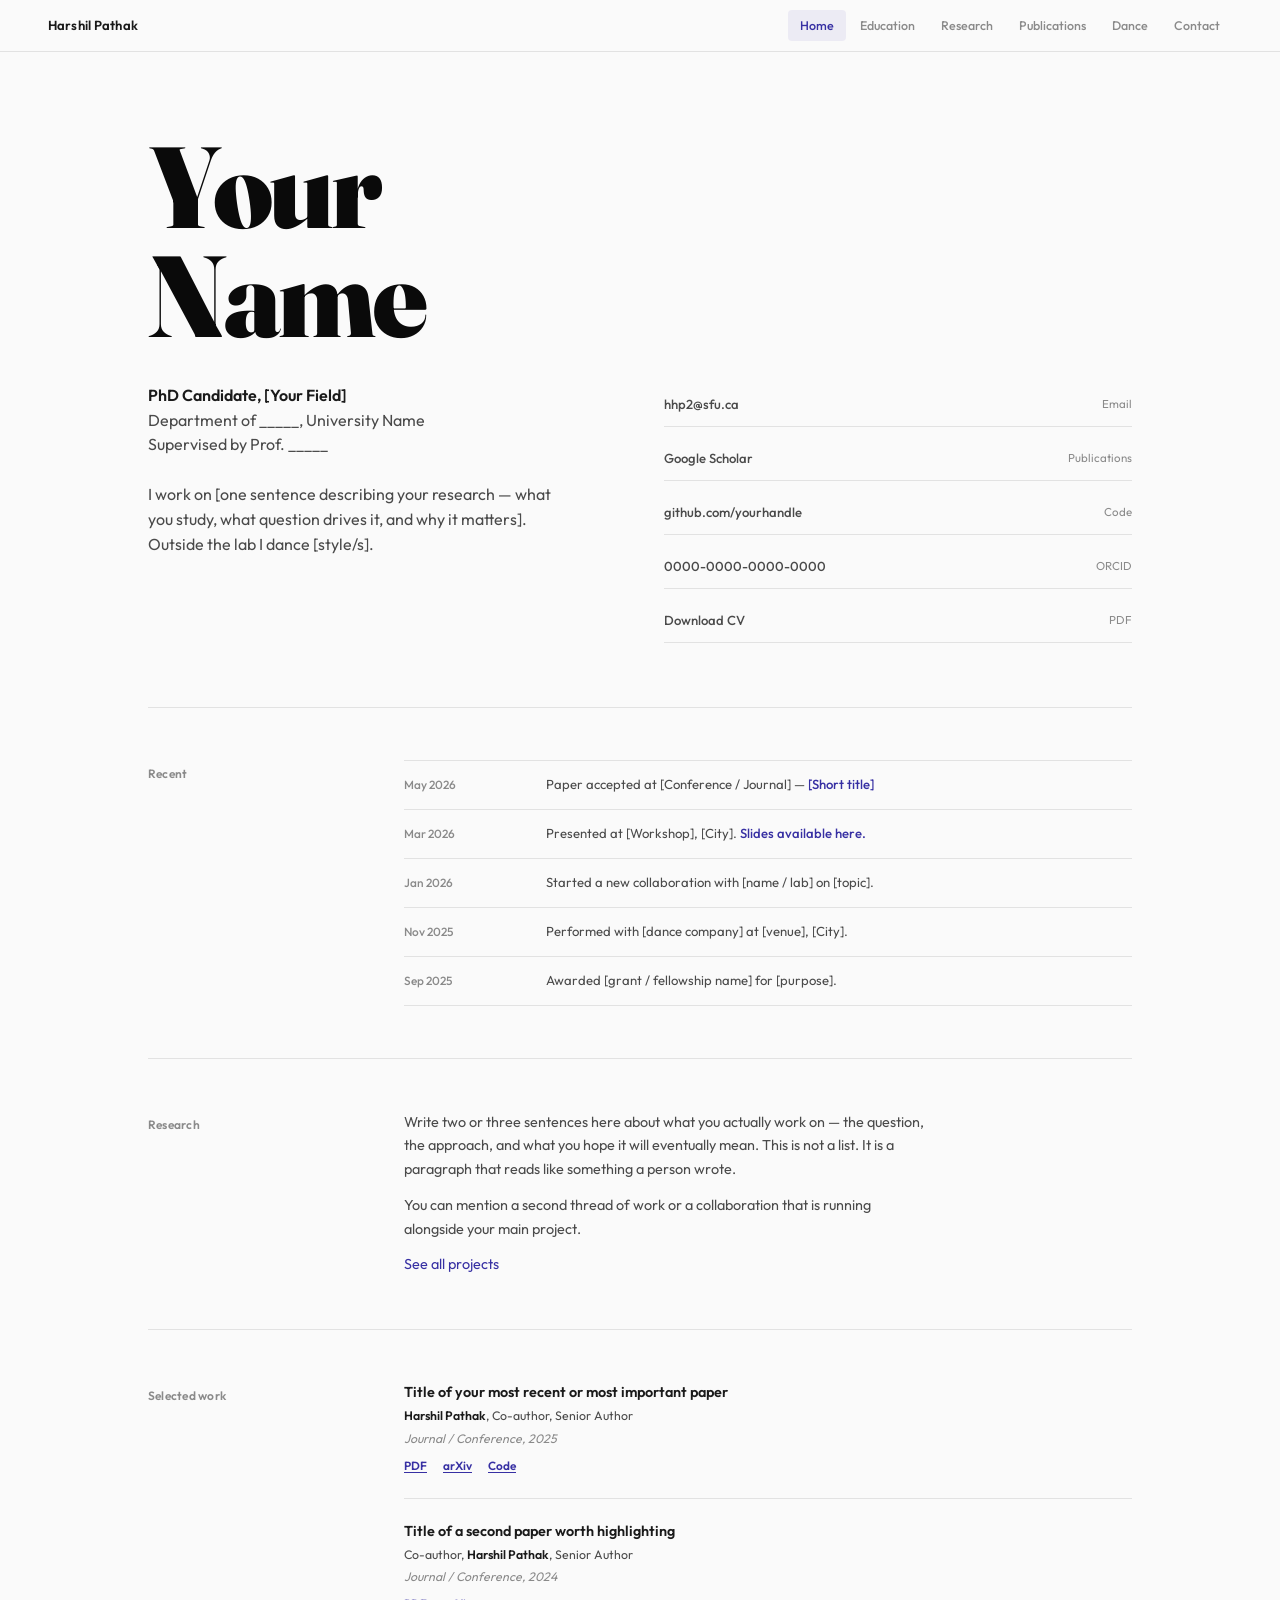
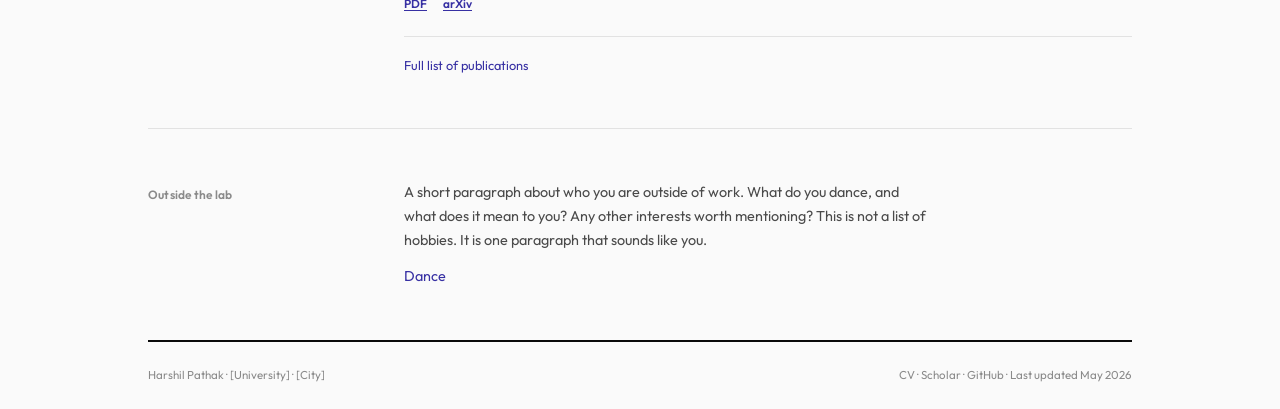
<file: index.html>
<!DOCTYPE html>
<html lang="en">
<head>
  <meta charset="UTF-8">
  <meta name="viewport" content="width=device-width, initial-scale=1.0">
  <title>Harshil Pathak</title>
  <link rel="preconnect" href="https://fonts.googleapis.com">
  <link href="https://fonts.googleapis.com/css2?family=Fraunces:opsz,wght@9..144,400;9..144,700;9..144,900&family=Outfit:wght@400;500;600&display=swap" rel="stylesheet">
  <link rel="stylesheet" href="css/style.css">
</head>
<body>

<nav class="topnav">
  <a class="nav-home" href="index.html">Harshil Pathak</a>
  <ul class="nav-links">
    <li><a href="index.html" class="active">Home</a></li>
    <li><a href="pages/education.html">Education</a></li>
    <li><a href="pages/research.html">Research</a></li>
    <li><a href="pages/publications.html">Publications</a></li>
    <li><a href="pages/dance.html">Dance</a></li>
    <li><a href="pages/contact.html">Contact</a></li>
  </ul>
  <button class="hamburger" onclick="toggleMenu()" aria-label="Open menu">
    <span></span><span></span><span></span>
  </button>
</nav>
<div class="mob-menu" id="mob">
  <a href="index.html">Home</a>
  <a href="pages/education.html">Education</a>
  <a href="pages/research.html">Research</a>
  <a href="pages/publications.html">Publications</a>
  <a href="pages/dance.html">Dance</a>
  <a href="pages/contact.html">Contact</a>
</div>

<div class="page">

  <!-- HERO -->
  <section class="hero">
    <div class="hero-name">Your<br>Name</div>
    <div class="hero-grid">
      <div>
        <p class="hero-role">
          <strong>PhD Candidate, [Your Field]</strong><br>
          Department of _____, University Name<br>
          Supervised by Prof. _____<br><br>
          I work on [one sentence describing your research — what you
          study, what question drives it, and why it matters].
          Outside the lab I dance [style/s].
        </p>
      </div>
      <div class="hero-links">
        <a class="hero-link" href="mailto:hhp2@sfu.ca">
          hhp2@sfu.ca
          <span class="hero-link-label">Email</span>
        </a>
        <a class="hero-link" href="https://scholar.google.com" target="_blank">
          Google Scholar
          <span class="hero-link-label">Publications</span>
        </a>
        <a class="hero-link" href="https://github.com/yourhandle" target="_blank">
          github.com/yourhandle
          <span class="hero-link-label">Code</span>
        </a>
        <a class="hero-link" href="https://orcid.org/0000-0000-0000-0000" target="_blank">
          0000-0000-0000-0000
          <span class="hero-link-label">ORCID</span>
        </a>
        <a class="hero-link" href="files/cv.pdf" target="_blank">
          Download CV
          <span class="hero-link-label">PDF</span>
        </a>
      </div>
    </div>
  </section>

  <!-- NEWS -->
  <div class="home-block">
    <div class="home-block-label">Recent</div>
    <div class="home-block-body">
      <div class="news-strip">
        <div class="news-row">
          <span class="news-date">May 2026</span>
          <span class="news-text">Paper accepted at [Conference / Journal] —
            <a href="pages/publications.html">[Short title]</a>
          </span>
        </div>
        <div class="news-row">
          <span class="news-date">Mar 2026</span>
          <span class="news-text">Presented at [Workshop], [City].
            <a href="#">Slides available here.</a>
          </span>
        </div>
        <div class="news-row">
          <span class="news-date">Jan 2026</span>
          <span class="news-text">
            Started a new collaboration with [name / lab] on [topic].
          </span>
        </div>
        <div class="news-row">
          <span class="news-date">Nov 2025</span>
          <span class="news-text">
            Performed with [dance company] at [venue], [City].
          </span>
        </div>
        <div class="news-row">
          <span class="news-date">Sep 2025</span>
          <span class="news-text">
            Awarded [grant / fellowship name] for [purpose].
          </span>
        </div>
      </div>
    </div>
  </div>

  <!-- RESEARCH SNAPSHOT -->
  <div class="home-block">
    <div class="home-block-label">Research</div>
    <div class="home-block-body">
      <p>
        Write two or three sentences here about what you actually work on —
        the question, the approach, and what you hope it will eventually mean.
        This is not a list. It is a paragraph that reads like something a
        person wrote.
      </p>
      <p>
        You can mention a second thread of work or a collaboration that is
        running alongside your main project.
      </p>
      <p><a href="pages/research.html">See all projects</a></p>
    </div>
  </div>

  <!-- SELECTED PUBS -->
  <div class="home-block">
    <div class="home-block-label">Selected work</div>
    <div class="home-block-body">

      <div class="pub" style="padding-top:0">
        <div class="pub-title">Title of your most recent or most important paper</div>
        <div class="pub-authors"><b>Harshil Pathak</b>, Co-author, Senior Author</div>
        <div class="pub-venue">Journal / Conference, 2025</div>
        <div class="links" style="margin-top:8px">
          <a href="#">PDF</a><a href="#">arXiv</a><a href="#">Code</a>
        </div>
      </div>

      <div class="pub">
        <div class="pub-title">Title of a second paper worth highlighting</div>
        <div class="pub-authors">Co-author, <b>Harshil Pathak</b>, Senior Author</div>
        <div class="pub-venue">Journal / Conference, 2024</div>
        <div class="links" style="margin-top:8px">
          <a href="#">PDF</a><a href="#">arXiv</a>
        </div>
      </div>

      <p style="font-size:.8rem;color:var(--ink3);margin-top:18px">
        <a href="pages/publications.html">Full list of publications</a>
      </p>

    </div>
  </div>

  <!-- ABOUT / OUTSIDE THE LAB -->
  <div class="home-block" style="border-bottom:none">
    <div class="home-block-label">Outside the lab</div>
    <div class="home-block-body">
      <p>
        A short paragraph about who you are outside of work. What do you
        dance, and what does it mean to you? Any other interests worth
        mentioning? This is not a list of hobbies. It is one paragraph that
        sounds like you.
      </p>
      <p><a href="pages/dance.html">Dance</a></p>
    </div>
  </div>

</div>

<div class="page">
  <footer>
    <span>Harshil Pathak · [University] · [City]</span>
    <span>
      <a href="files/cv.pdf" target="_blank">CV</a> ·
      <a href="https://scholar.google.com" target="_blank">Scholar</a> ·
      <a href="https://github.com/yourhandle" target="_blank">GitHub</a> ·
      Last updated May 2026
    </span>
  </footer>
</div>

<script>
  function toggleMenu() {
    document.getElementById('mob').classList.toggle('open');
  }
</script>
</body>
</html>
</file>
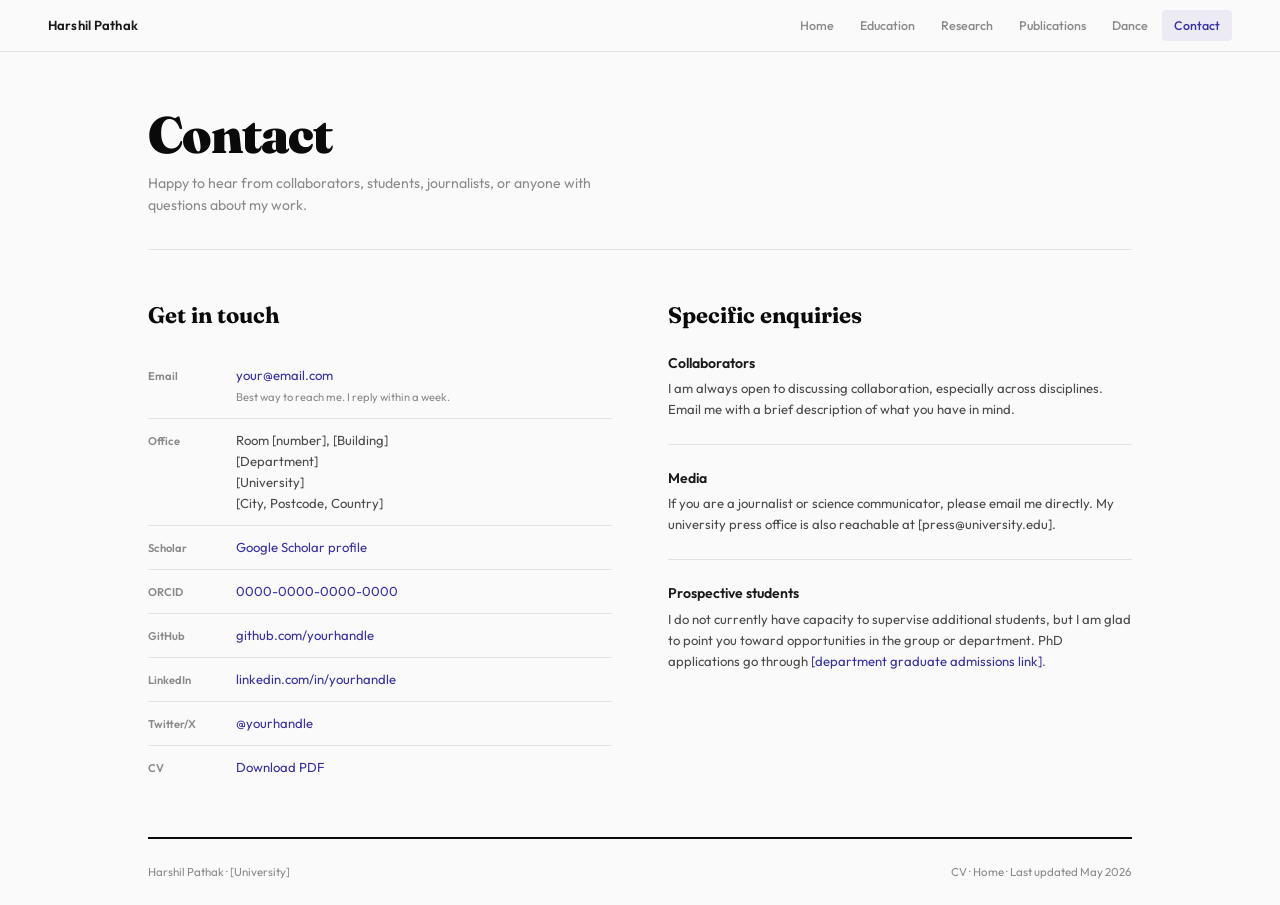
<file: pages/contact.html>
<!DOCTYPE html>
<html lang="en">
<head>
  <meta charset="UTF-8">
  <meta name="viewport" content="width=device-width, initial-scale=1.0">
  <title>Contact — Harshil Pathak</title>
  <link rel="preconnect" href="https://fonts.googleapis.com">
  <link href="https://fonts.googleapis.com/css2?family=Fraunces:opsz,wght@9..144,700;9..144,900&family=Outfit:wght@400;500;600&display=swap" rel="stylesheet">
  <link rel="stylesheet" href="../css/style.css">
</head>
<body>

<nav class="topnav">
  <a class="nav-home" href="../index.html">Harshil Pathak</a>
  <ul class="nav-links">
    <li><a href="../index.html">Home</a></li>
    <li><a href="education.html">Education</a></li>
    <li><a href="research.html">Research</a></li>
    <li><a href="publications.html">Publications</a></li>
    <li><a href="dance.html">Dance</a></li>
    <li><a href="contact.html" class="active">Contact</a></li>
  </ul>
  <button class="hamburger" onclick="toggleMenu()" aria-label="Open menu">
    <span></span><span></span><span></span>
  </button>
</nav>
<div class="mob-menu" id="mob">
  <a href="../index.html">Home</a>
  <a href="education.html">Education</a>
  <a href="research.html">Research</a>
  <a href="publications.html">Publications</a>
  <a href="dance.html">Dance</a>
  <a href="contact.html">Contact</a>
</div>

<div class="page">

  <div class="section-head">
    <h1>Contact</h1>
    <p>
      Happy to hear from collaborators, students, journalists, or anyone
      with questions about my work.
    </p>
  </div>

  <div class="contact-split">

    <!-- LEFT: contact details -->
    <div>
      <h2>Get in touch</h2>

      <div class="contact-item">
        <span class="c-label">Email</span>
        <span class="c-val">
          <a href="mailto:your@email.com">your@email.com</a><br>
          <span style="font-size:.7rem;color:var(--ink3)">
            Best way to reach me. I reply within a week.
          </span>
        </span>
      </div>

      <div class="contact-item">
        <span class="c-label">Office</span>
        <span class="c-val">
          Room [number], [Building]<br>
          [Department]<br>
          [University]<br>
          [City, Postcode, Country]
        </span>
      </div>

      <div class="contact-item">
        <span class="c-label">Scholar</span>
        <span class="c-val">
          <a href="https://scholar.google.com" target="_blank">Google Scholar profile</a>
        </span>
      </div>

      <div class="contact-item">
        <span class="c-label">ORCID</span>
        <span class="c-val">
          <a href="https://orcid.org/0000-0000-0000-0000" target="_blank">0000-0000-0000-0000</a>
        </span>
      </div>

      <div class="contact-item">
        <span class="c-label">GitHub</span>
        <span class="c-val">
          <a href="https://github.com/yourhandle" target="_blank">github.com/yourhandle</a>
        </span>
      </div>

      <div class="contact-item">
        <span class="c-label">LinkedIn</span>
        <span class="c-val">
          <a href="https://linkedin.com/in/yourhandle" target="_blank">linkedin.com/in/yourhandle</a>
        </span>
      </div>

      <div class="contact-item">
        <span class="c-label">Twitter/X</span>
        <span class="c-val">
          <a href="https://twitter.com/yourhandle" target="_blank">@yourhandle</a>
        </span>
      </div>

      <div class="contact-item">
        <span class="c-label">CV</span>
        <span class="c-val">
          <a href="../files/cv.pdf" target="_blank">Download PDF</a>
        </span>
      </div>

    </div>

    <!-- RIGHT: for specific audiences -->
    <div>
      <h2>Specific enquiries</h2>

      <div class="entry" style="padding-top:0">
        <div class="entry-title" style="font-size:.88rem">Collaborators</div>
        <div class="entry-desc" style="margin-top:6px;font-size:.82rem;color:var(--ink2)">
          I am always open to discussing collaboration, especially across
          disciplines. Email me with a brief description of what you have
          in mind.
        </div>
      </div>

      <div class="entry">
        <div class="entry-title" style="font-size:.88rem">Media</div>
        <div class="entry-desc" style="margin-top:6px;font-size:.82rem;color:var(--ink2)">
          If you are a journalist or science communicator, please email me
          directly. My university press office is also reachable at
          [press@university.edu].
        </div>
      </div>

      <div class="entry">
        <div class="entry-title" style="font-size:.88rem">Prospective students</div>
        <div class="entry-desc" style="margin-top:6px;font-size:.82rem;color:var(--ink2)">
          I do not currently have capacity to supervise additional students,
          but I am glad to point you toward opportunities in the group or
          department. PhD applications go through
          <a href="#">[department graduate admissions link]</a>.
        </div>
      </div>

    </div>

  </div>

  <footer>
    <span>Harshil Pathak · [University]</span>
    <span>
      <a href="../files/cv.pdf" target="_blank">CV</a> ·
      <a href="../index.html">Home</a> ·
      Last updated May 2026
    </span>
  </footer>

</div>

<script>
  function toggleMenu() {
    document.getElementById('mob').classList.toggle('open');
  }
</script>
</body>
</html>
</file>
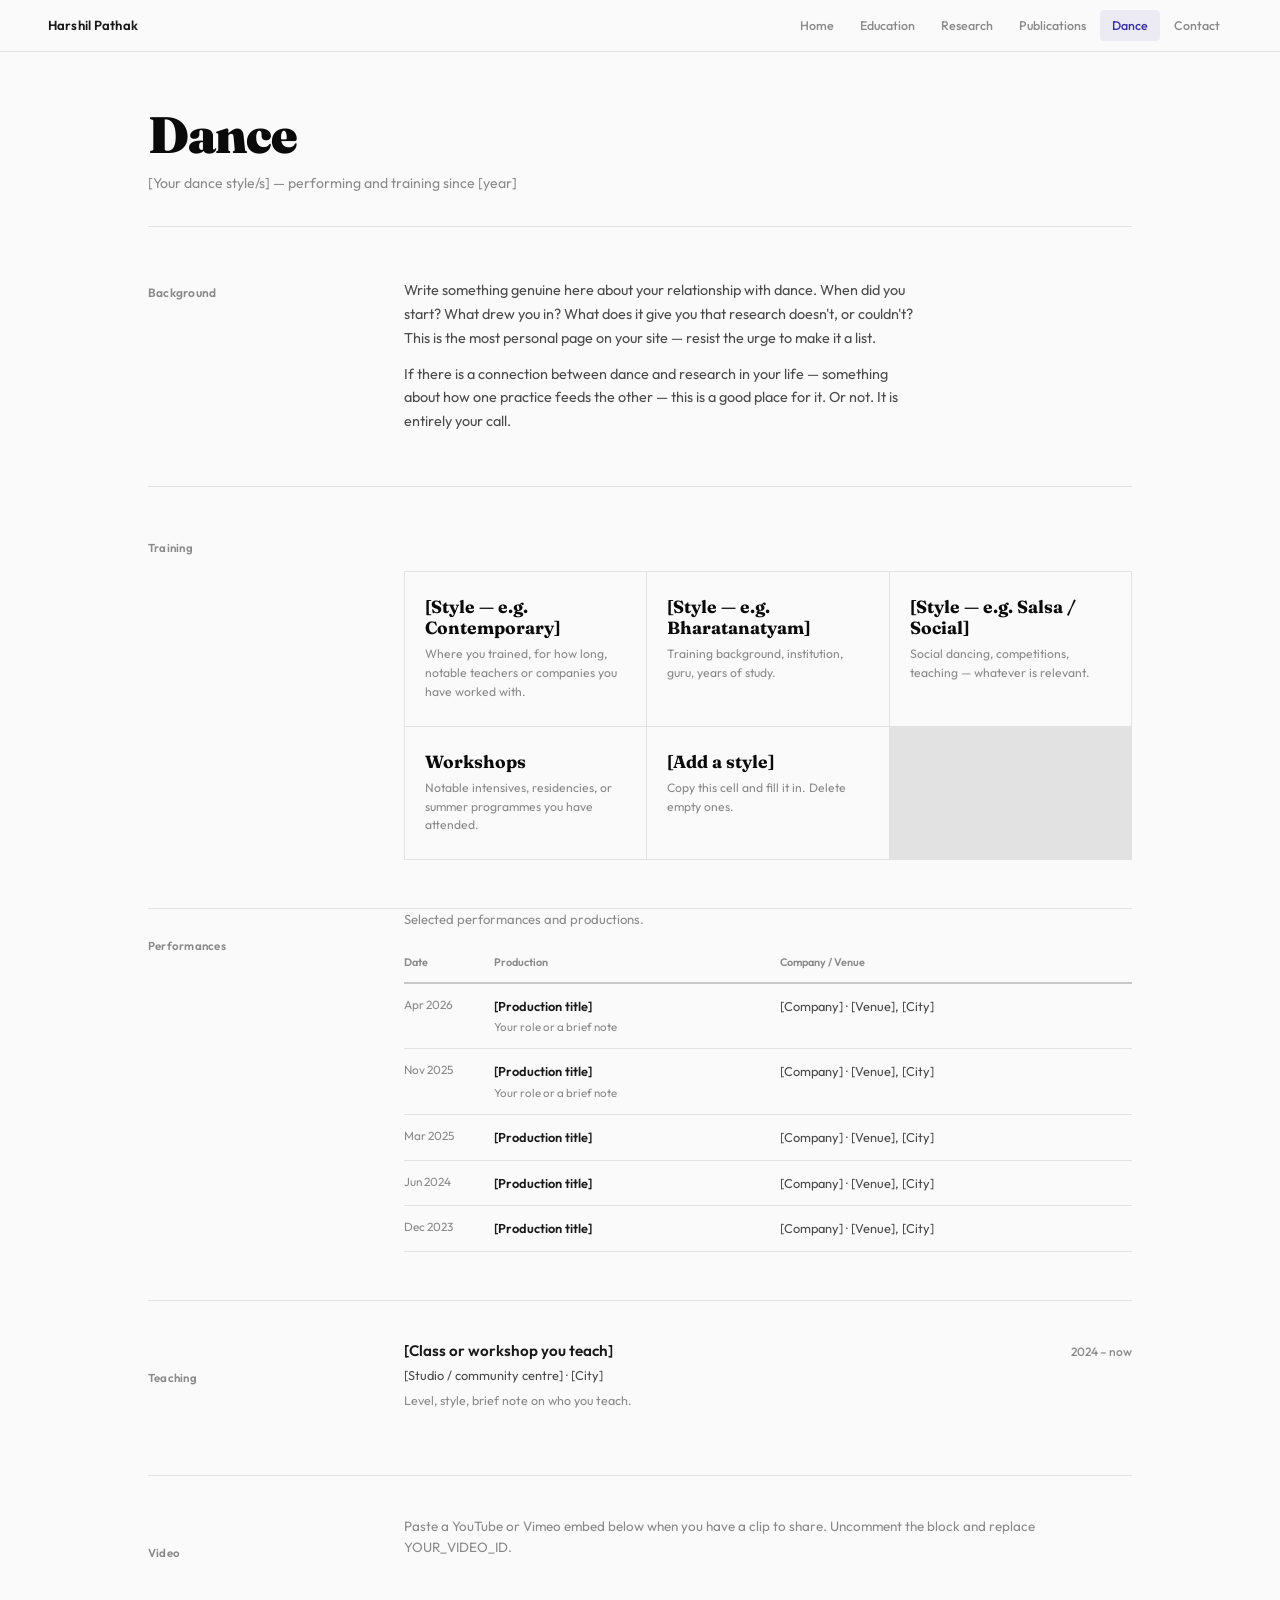
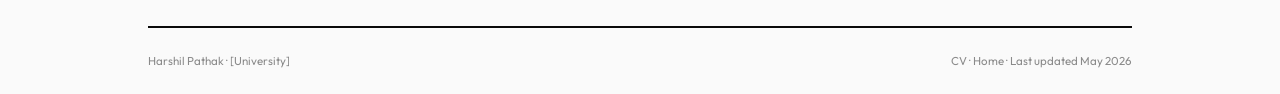
<file: pages/dance.html>
<!DOCTYPE html>
<html lang="en">
<head>
  <meta charset="UTF-8">
  <meta name="viewport" content="width=device-width, initial-scale=1.0">
  <title>Dance — Harshil Pathak</title>
  <link rel="preconnect" href="https://fonts.googleapis.com">
  <link href="https://fonts.googleapis.com/css2?family=Fraunces:opsz,wght@9..144,700;9..144,900&family=Outfit:wght@400;500;600&display=swap" rel="stylesheet">
  <link rel="stylesheet" href="../css/style.css">
</head>
<body>

<nav class="topnav">
  <a class="nav-home" href="../index.html">Harshil Pathak</a>
  <ul class="nav-links">
    <li><a href="../index.html">Home</a></li>
    <li><a href="education.html">Education</a></li>
    <li><a href="research.html">Research</a></li>
    <li><a href="publications.html">Publications</a></li>
    <li><a href="dance.html" class="active">Dance</a></li>
    <li><a href="contact.html">Contact</a></li>
  </ul>
  <button class="hamburger" onclick="toggleMenu()" aria-label="Open menu">
    <span></span><span></span><span></span>
  </button>
</nav>
<div class="mob-menu" id="mob">
  <a href="../index.html">Home</a>
  <a href="education.html">Education</a>
  <a href="research.html">Research</a>
  <a href="publications.html">Publications</a>
  <a href="dance.html">Dance</a>
  <a href="contact.html">Contact</a>
</div>

<div class="page">

  <div class="section-head">
    <h1>Dance</h1>
    <p>[Your dance style/s] — performing and training since [year]</p>
  </div>

  <!-- PERSONAL NOTE -->
  <div class="home-block">
    <div class="home-block-label">Background</div>
    <div class="home-block-body">
      <p>
        Write something genuine here about your relationship with dance.
        When did you start? What drew you in? What does it give you that
        research doesn't, or couldn't? This is the most personal page on
        your site — resist the urge to make it a list.
      </p>
      <p>
        If there is a connection between dance and research in your life —
        something about how one practice feeds the other — this is a good
        place for it. Or not. It is entirely your call.
      </p>
    </div>
  </div>

  <!-- TRAINING — grid of styles -->
  <div class="home-block" style="display:block;padding-bottom:48px">
    <div style="display:grid;grid-template-columns:200px 1fr;gap:0 56px">
      <div class="col-label" style="padding-top:0">Training</div>
      <div>
        <div class="dance-styles">

          <div class="style-cell">
            <h3>[Style — e.g. Contemporary]</h3>
            <p>
              Where you trained, for how long, notable teachers or companies
              you have worked with.
            </p>
          </div>

          <div class="style-cell">
            <h3>[Style — e.g. Bharatanatyam]</h3>
            <p>
              Training background, institution, guru, years of study.
            </p>
          </div>

          <div class="style-cell">
            <h3>[Style — e.g. Salsa / Social]</h3>
            <p>
              Social dancing, competitions, teaching — whatever is relevant.
            </p>
          </div>

          <div class="style-cell">
            <h3>Workshops</h3>
            <p>
              Notable intensives, residencies, or summer programmes you have
              attended.
            </p>
          </div>

          <div class="style-cell">
            <h3>[Add a style]</h3>
            <p>Copy this cell and fill it in. Delete empty ones.</p>
          </div>

          <!-- leave the last cell empty or delete it if not needed -->
          <div class="style-cell" style="background:var(--rule);"></div>

        </div>
      </div>
    </div>
  </div>

  <!-- PERFORMANCES — table -->
  <div class="two-col" style="padding-bottom:48px">
    <div class="col-label">Performances</div>
    <div>
      <p style="font-size:.82rem;color:var(--ink3);margin-bottom:0">
        Selected performances and productions.
      </p>
      <table class="perf-table">
        <thead>
          <tr>
            <th style="width:90px">Date</th>
            <th>Production</th>
            <th>Company / Venue</th>
          </tr>
        </thead>
        <tbody>
          <tr>
            <td>Apr 2026</td>
            <td><b>[Production title]</b><br>
              <span style="font-size:.72rem;color:var(--ink3)">Your role or a brief note</span>
            </td>
            <td>[Company] · [Venue], [City]</td>
          </tr>
          <tr>
            <td>Nov 2025</td>
            <td><b>[Production title]</b><br>
              <span style="font-size:.72rem;color:var(--ink3)">Your role or a brief note</span>
            </td>
            <td>[Company] · [Venue], [City]</td>
          </tr>
          <tr>
            <td>Mar 2025</td>
            <td><b>[Production title]</b></td>
            <td>[Company] · [Venue], [City]</td>
          </tr>
          <tr>
            <td>Jun 2024</td>
            <td><b>[Production title]</b></td>
            <td>[Company] · [Venue], [City]</td>
          </tr>
          <tr>
            <td>Dec 2023</td>
            <td><b>[Production title]</b></td>
            <td>[Company] · [Venue], [City]</td>
          </tr>
        </tbody>
      </table>
    </div>
  </div>

  <hr class="divider">

  <!-- TEACHING -->
  <div class="two-col" style="padding-top:40px">
    <div class="col-label">Teaching</div>
    <div class="entry-group">

      <div class="entry" style="padding-top:0">
        <div class="entry-row">
          <div class="entry-title">[Class or workshop you teach]</div>
          <div class="entry-year">2024 – now</div>
        </div>
        <div class="entry-sub">[Studio / community centre] · [City]</div>
        <div class="entry-desc">
          Level, style, brief note on who you teach.
        </div>
      </div>

    </div>
  </div>

  <hr class="divider" style="margin-top:40px">

  <!-- VIDEO -->
  <div class="two-col" style="padding-top:40px;padding-bottom:64px">
    <div class="col-label">Video</div>
    <div>
      <p style="font-size:.84rem;color:var(--ink3)">
        Paste a YouTube or Vimeo embed below when you have a clip to share.
        Uncomment the block and replace YOUR_VIDEO_ID.
      </p>
      <!--
      <div style="position:relative;padding-top:56.25%;margin-top:20px">
        <iframe
          style="position:absolute;top:0;left:0;width:100%;height:100%;border:1px solid var(--rule)"
          src="https://www.youtube.com/embed/YOUR_VIDEO_ID"
          title="Dance video" allowfullscreen>
        </iframe>
      </div>
      -->
    </div>
  </div>

  <footer>
    <span>Harshil Pathak · [University]</span>
    <span>
      <a href="../files/cv.pdf" target="_blank">CV</a> ·
      <a href="../index.html">Home</a> ·
      Last updated May 2026
    </span>
  </footer>

</div>

<script>
  function toggleMenu() {
    document.getElementById('mob').classList.toggle('open');
  }
</script>
</body>
</html>
</file>
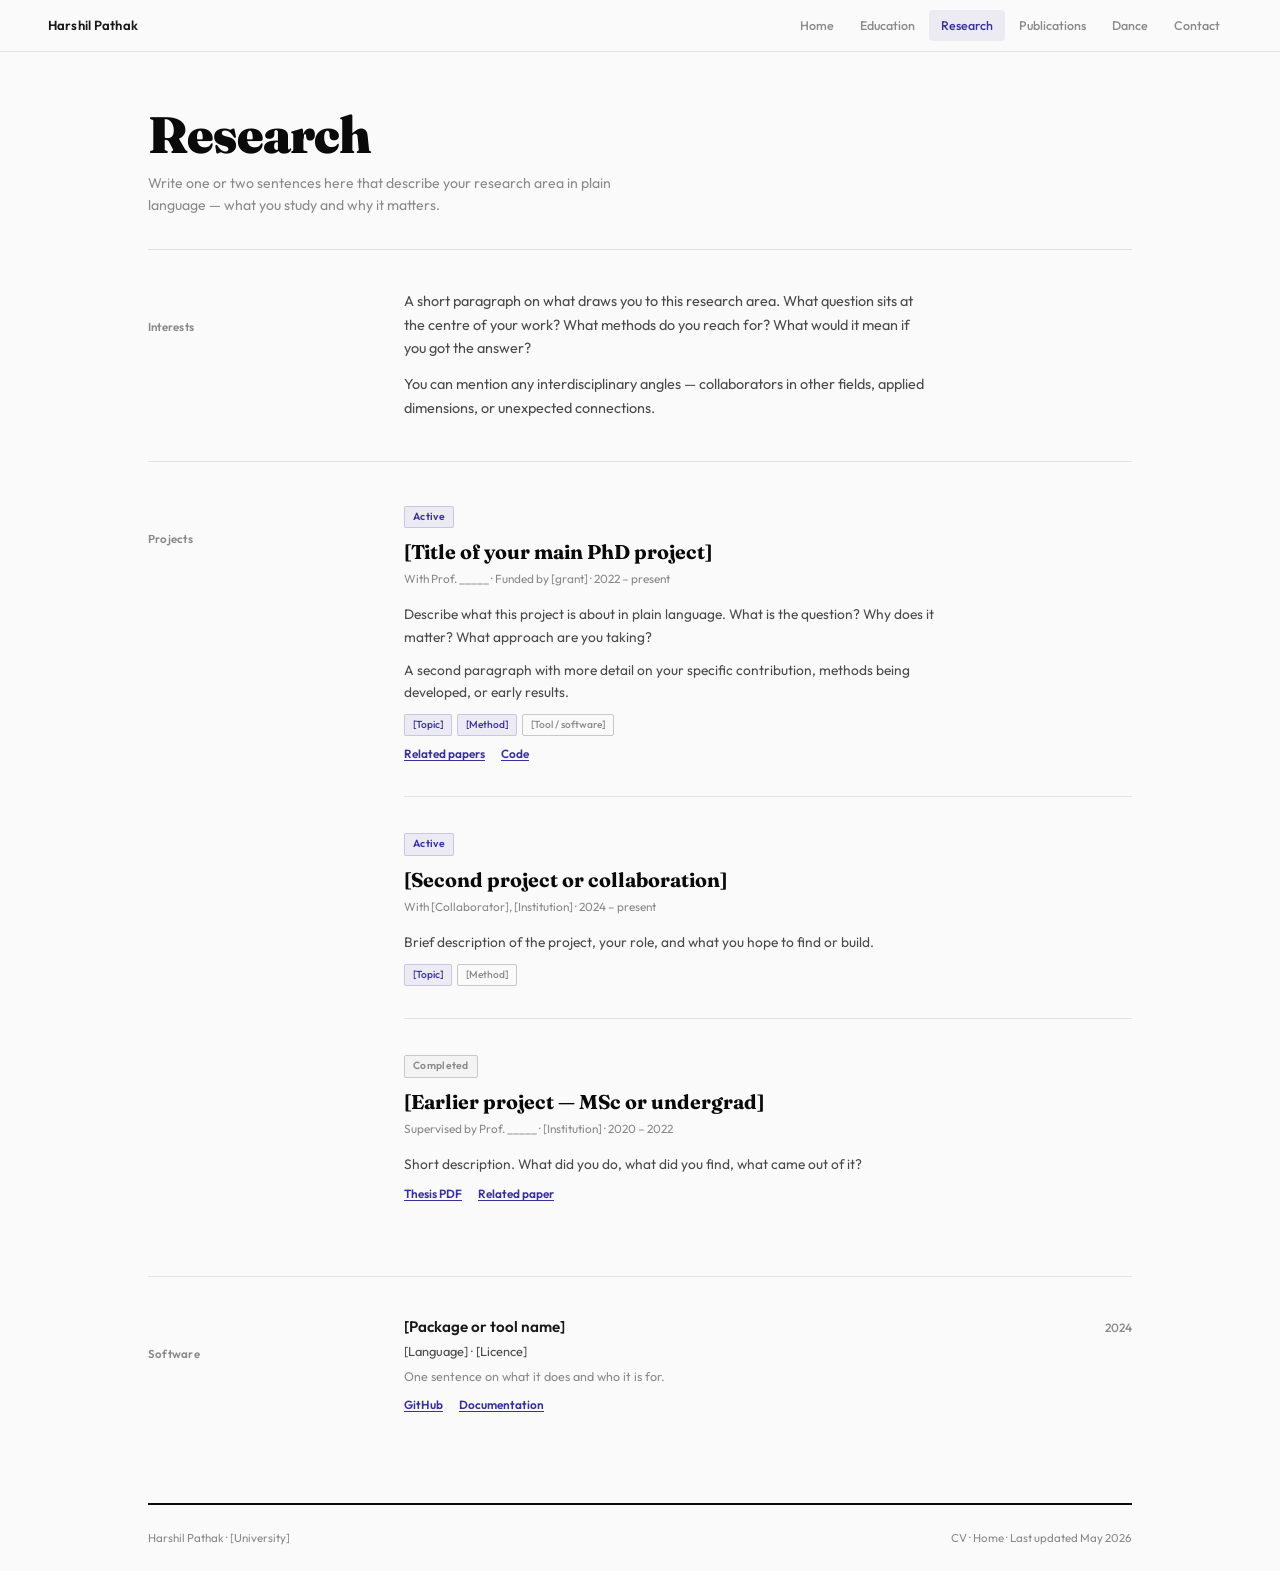
<file: pages/research.html>
<!DOCTYPE html>
<html lang="en">
<head>
  <meta charset="UTF-8">
  <meta name="viewport" content="width=device-width, initial-scale=1.0">
  <title>Research — Harshil Pathak</title>
  <link rel="preconnect" href="https://fonts.googleapis.com">
  <link href="https://fonts.googleapis.com/css2?family=Fraunces:opsz,wght@9..144,700;9..144,900&family=Outfit:wght@400;500;600&display=swap" rel="stylesheet">
  <link rel="stylesheet" href="../css/style.css">
  <style>
    .project {
      padding: 32px 0;
      border-bottom: 1px solid var(--rule);
    }
    .project:last-child { border-bottom: none; }
    .project-status {
      display: inline-block;
      font-size: .65rem;
      font-weight: 600;
      padding: 2px 8px;
      border-radius: 2px;
      margin-bottom: 12px;
      letter-spacing: .03em;
    }
    .status-active {
      background: var(--indigo-bg);
      color: var(--indigo);
      border: 1px solid rgba(55,48,163,.2);
    }
    .status-done {
      background: #f3f3f3;
      color: var(--ink3);
      border: 1px solid var(--rule2);
    }
    .project-title {
      font-family: var(--serif);
      font-size: 1.25rem;
      font-weight: 700;
      color: var(--black);
      font-variation-settings: 'opsz' 36;
      line-height: 1.2;
      margin-bottom: 6px;
    }
    .project-meta {
      font-size: .74rem;
      color: var(--ink3);
      margin-bottom: 14px;
    }
    .project-desc p {
      font-size: .86rem;
      color: var(--ink2);
      max-width: 62ch;
      line-height: 1.65;
      margin-bottom: 10px;
    }
  </style>
</head>
<body>

<nav class="topnav">
  <a class="nav-home" href="../index.html">Harshil Pathak</a>
  <ul class="nav-links">
    <li><a href="../index.html">Home</a></li>
    <li><a href="education.html">Education</a></li>
    <li><a href="research.html" class="active">Research</a></li>
    <li><a href="publications.html">Publications</a></li>
    <li><a href="dance.html">Dance</a></li>
    <li><a href="contact.html">Contact</a></li>
  </ul>
  <button class="hamburger" onclick="toggleMenu()" aria-label="Open menu">
    <span></span><span></span><span></span>
  </button>
</nav>
<div class="mob-menu" id="mob">
  <a href="../index.html">Home</a>
  <a href="education.html">Education</a>
  <a href="research.html">Research</a>
  <a href="publications.html">Publications</a>
  <a href="dance.html">Dance</a>
  <a href="contact.html">Contact</a>
</div>

<div class="page">

  <div class="section-head">
    <h1>Research</h1>
    <p>
      Write one or two sentences here that describe your research area in
      plain language — what you study and why it matters.
    </p>
  </div>

  <!-- INTERESTS -->
  <div class="two-col" style="padding-top:40px">
    <div class="col-label">Interests</div>
    <div class="home-block-body">
      <p>
        A short paragraph on what draws you to this research area. What
        question sits at the centre of your work? What methods do you reach
        for? What would it mean if you got the answer?
      </p>
      <p>
        You can mention any interdisciplinary angles — collaborators in
        other fields, applied dimensions, or unexpected connections.
      </p>
    </div>
  </div>

  <hr class="divider" style="margin-top:40px">

  <!-- PROJECTS -->
  <div class="two-col" style="padding-top:40px">
    <div class="col-label">Projects</div>
    <div>

      <div class="project" style="padding-top:0">
        <span class="project-status status-active">Active</span>
        <div class="project-title">[Title of your main PhD project]</div>
        <div class="project-meta">
          With Prof. _____ · Funded by [grant] · 2022 – present
        </div>
        <div class="project-desc">
          <p>
            Describe what this project is about in plain language. What is
            the question? Why does it matter? What approach are you taking?
          </p>
          <p>
            A second paragraph with more detail on your specific
            contribution, methods being developed, or early results.
          </p>
        </div>
        <div class="tag-row">
          <span class="tag ind">[Topic]</span>
          <span class="tag ind">[Method]</span>
          <span class="tag">[Tool / software]</span>
        </div>
        <div class="links">
          <a href="publications.html">Related papers</a>
          <a href="https://github.com/yourhandle/repo" target="_blank">Code</a>
        </div>
      </div>

      <div class="project">
        <span class="project-status status-active">Active</span>
        <div class="project-title">[Second project or collaboration]</div>
        <div class="project-meta">
          With [Collaborator], [Institution] · 2024 – present
        </div>
        <div class="project-desc">
          <p>
            Brief description of the project, your role, and what you
            hope to find or build.
          </p>
        </div>
        <div class="tag-row">
          <span class="tag ind">[Topic]</span>
          <span class="tag">[Method]</span>
        </div>
      </div>

      <div class="project">
        <span class="project-status status-done">Completed</span>
        <div class="project-title">[Earlier project — MSc or undergrad]</div>
        <div class="project-meta">
          Supervised by Prof. _____ · [Institution] · 2020 – 2022
        </div>
        <div class="project-desc">
          <p>
            Short description. What did you do, what did you find,
            what came out of it?
          </p>
        </div>
        <div class="links">
          <a href="#">Thesis PDF</a>
          <a href="publications.html">Related paper</a>
        </div>
      </div>

    </div>
  </div>

  <hr class="divider" style="margin-top:40px">

  <!-- SOFTWARE -->
  <div class="two-col" style="padding-top:40px;padding-bottom:64px">
    <div class="col-label">Software</div>
    <div class="entry-group">

      <div class="entry" style="padding-top:0">
        <div class="entry-row">
          <div class="entry-title">[Package or tool name]</div>
          <div class="entry-year">2024</div>
        </div>
        <div class="entry-sub">[Language] · [Licence]</div>
        <div class="entry-desc">
          One sentence on what it does and who it is for.
        </div>
        <div class="links">
          <a href="https://github.com/yourhandle/repo" target="_blank">GitHub</a>
          <a href="#">Documentation</a>
        </div>
      </div>

    </div>
  </div>

  <footer>
    <span>Harshil Pathak · [University]</span>
    <span>
      <a href="../files/cv.pdf" target="_blank">CV</a> ·
      <a href="../index.html">Home</a> ·
      Last updated May 2026
    </span>
  </footer>

</div>

<script>
  function toggleMenu() {
    document.getElementById('mob').classList.toggle('open');
  }
</script>
</body>
</html>
</file>
<file: css/style.css>
/* ─── TOKENS ─────────────────────────────────────────────────── */
:root {
  --white:   #FAFAFA;
  --black:   #0A0A0A;
  --ink:     #1A1A1A;
  --ink2:    #4A4A4A;
  --ink3:    #8A8A8A;
  --rule:    #E2E2E2;
  --rule2:   #C8C8C8;
  --indigo:  #3730A3;
  --indigo2: #4338CA;
  --indigo-bg: rgba(55,48,163,0.07);
  --serif:   'Fraunces', Georgia, serif;
  --sans:    'Outfit', system-ui, sans-serif;
}

/* ─── RESET ─────────────────────────────────────────────────── */
*, *::before, *::after { box-sizing: border-box; margin: 0; padding: 0; }
html { font-size: 16px; scroll-behavior: smooth; }
body {
  background: var(--white);
  color: var(--ink);
  font-family: var(--sans);
  line-height: 1.6;
  min-height: 100vh;
}
img { max-width: 100%; display: block; }
a { color: var(--indigo); text-decoration: none; }
a:hover { text-decoration: underline; }
a:focus-visible { outline: 2px solid var(--indigo); outline-offset: 3px; border-radius: 2px; }

/* ─── NAV ────────────────────────────────────────────────────── */
.topnav {
  position: sticky; top: 0; z-index: 200;
  background: var(--white);
  border-bottom: 1px solid var(--rule);
  padding: 0 48px;
  display: flex;
  align-items: center;
  justify-content: space-between;
  height: 52px;
}
.nav-home {
  font-family: var(--sans);
  font-size: .82rem;
  font-weight: 600;
  color: var(--ink);
  letter-spacing: .01em;
}
.nav-home:hover { text-decoration: none; color: var(--indigo); }
.nav-links {
  display: flex;
  gap: 2px;
  list-style: none;
}
.nav-links a {
  display: block;
  padding: 6px 12px;
  font-size: .78rem;
  font-weight: 500;
  color: var(--ink3);
  border-radius: 4px;
  transition: color .15s, background .15s;
}
.nav-links a:hover { color: var(--ink); background: var(--rule); text-decoration: none; }
.nav-links a.active { color: var(--indigo); background: var(--indigo-bg); }

/* hamburger */
.hamburger {
  display: none;
  background: none; border: none; cursor: pointer;
  padding: 4px; flex-direction: column; gap: 5px;
}
.hamburger span { display: block; width: 20px; height: 1.5px; background: var(--ink); }
.mob-menu {
  display: none;
  background: var(--white);
  border-bottom: 1px solid var(--rule);
  padding: 8px 0 14px;
  position: sticky; top: 52px; z-index: 190;
}
.mob-menu.open { display: block; }
.mob-menu a { display: block; padding: 9px 24px; font-size: .82rem; color: var(--ink2); font-weight: 500; }
.mob-menu a:hover { color: var(--indigo); text-decoration: none; }

/* ─── PAGE WRAPPER ───────────────────────────────────────────── */
.page { max-width: 1080px; margin: 0 auto; padding: 0 48px; }

/* ─── HERO (home only) ───────────────────────────────────────── */
.hero {
  padding: 80px 0 64px;
  border-bottom: 1px solid var(--rule);
}
.hero-name {
  font-family: var(--serif);
  font-size: clamp(3.5rem, 9vw, 7.5rem);
  font-weight: 900;
  line-height: .95;
  letter-spacing: -.03em;
  color: var(--black);
  margin-bottom: 32px;
  font-variation-settings: 'opsz' 144;
}
.hero-grid {
  display: grid;
  grid-template-columns: 1fr 1fr;
  gap: 48px;
  align-items: start;
}
.hero-role {
  font-size: 1rem;
  color: var(--ink2);
  line-height: 1.55;
  max-width: 38ch;
}
.hero-role strong { color: var(--ink); font-weight: 600; }
.hero-links {
  display: flex;
  flex-direction: column;
  gap: 10px;
}
.hero-link {
  display: flex;
  align-items: center;
  justify-content: space-between;
  padding: 11px 0;
  border-bottom: 1px solid var(--rule);
  font-size: .82rem;
  color: var(--ink2);
  font-weight: 500;
  transition: color .15s;
}
.hero-link:hover { color: var(--indigo); text-decoration: none; border-bottom-color: var(--indigo); }
.hero-link-label { color: var(--ink3); font-size: .72rem; font-weight: 400; }

/* ─── SECTION TITLES ─────────────────────────────────────────── */
.section-head {
  padding: 56px 0 32px;
  border-bottom: 1px solid var(--rule);
  margin-bottom: 0;
}
.section-head h1 {
  font-family: var(--serif);
  font-size: clamp(2rem, 4vw, 3.2rem);
  font-weight: 900;
  letter-spacing: -.02em;
  line-height: 1.05;
  color: var(--black);
  font-variation-settings: 'opsz' 72;
}
.section-head p {
  margin-top: 10px;
  font-size: .88rem;
  color: var(--ink3);
  max-width: 56ch;
}

/* ─── TWO-COL CONTENT LAYOUT ─────────────────────────────────── */
.two-col {
  display: grid;
  grid-template-columns: 200px 1fr;
  gap: 0 56px;
}
.col-label {
  font-size: .72rem;
  font-weight: 600;
  color: var(--ink3);
  padding-top: 28px;
  letter-spacing: .02em;
}

/* ─── ENTRIES ────────────────────────────────────────────────── */
.entry-group { padding: 0; }
.entry {
  padding: 24px 0;
  border-bottom: 1px solid var(--rule);
}
.entry:last-child { border-bottom: none; }
.entry-row {
  display: flex;
  align-items: baseline;
  gap: 16px;
  margin-bottom: 5px;
}
.entry-title {
  font-size: .95rem;
  font-weight: 600;
  color: var(--ink);
  line-height: 1.3;
  flex: 1;
}
.entry-year {
  font-size: .75rem;
  color: var(--ink3);
  white-space: nowrap;
  font-weight: 500;
}
.entry-sub {
  font-size: .8rem;
  color: var(--ink2);
  margin-bottom: 6px;
  line-height: 1.45;
}
.entry-desc {
  font-size: .78rem;
  color: var(--ink3);
  max-width: 58ch;
  line-height: 1.6;
}
.tag-row { display: flex; gap: 5px; flex-wrap: wrap; margin-top: 9px; }
.tag {
  font-size: .64rem;
  padding: 2px 8px;
  border: 1px solid var(--rule2);
  border-radius: 2px;
  color: var(--ink3);
  font-weight: 500;
}
.tag.ind {
  background: var(--indigo-bg);
  border-color: rgba(55,48,163,.2);
  color: var(--indigo);
}
.links {
  display: flex; gap: 16px; flex-wrap: wrap; margin-top: 9px;
}
.links a {
  font-size: .74rem;
  font-weight: 600;
  color: var(--indigo);
  text-decoration: underline;
  text-underline-offset: 2px;
}
.links a:hover { color: var(--indigo2); }

/* ─── NEWS STRIP ─────────────────────────────────────────────── */
.news-strip { border-top: 1px solid var(--rule); }
.news-row {
  display: grid;
  grid-template-columns: 110px 1fr;
  gap: 0 32px;
  padding: 14px 0;
  border-bottom: 1px solid var(--rule);
  font-size: .82rem;
  align-items: baseline;
}
.news-date { color: var(--ink3); font-weight: 500; font-size: .74rem; }
.news-text { color: var(--ink2); line-height: 1.5; }
.news-text a { color: var(--indigo); font-weight: 500; }

/* ─── HOME SECTIONS ──────────────────────────────────────────── */
.home-block {
  padding: 52px 0;
  border-bottom: 1px solid var(--rule);
  display: grid;
  grid-template-columns: 200px 1fr;
  gap: 0 56px;
  align-items: start;
}
.home-block-label {
  font-size: .75rem;
  font-weight: 600;
  color: var(--ink3);
  padding-top: 4px;
  letter-spacing: .02em;
}
.home-block-body {}
.home-block-body p {
  font-size: .9rem;
  color: var(--ink2);
  max-width: 58ch;
  line-height: 1.65;
  margin-bottom: 12px;
}
.home-block-body p:last-child { margin-bottom: 0; }
.home-block-body h3 {
  font-size: .78rem;
  font-weight: 600;
  color: var(--ink);
  margin-bottom: 6px;
  letter-spacing: .01em;
}

/* ─── PUB ENTRIES ────────────────────────────────────────────── */
.pub {
  padding: 22px 0;
  border-bottom: 1px solid var(--rule);
}
.pub:last-child { border-bottom: none; }
.pub-title {
  font-size: .9rem;
  font-weight: 600;
  color: var(--ink);
  line-height: 1.4;
  margin-bottom: 4px;
}
.pub-authors {
  font-size: .77rem;
  color: var(--ink2);
  margin-bottom: 3px;
}
.pub-authors b { color: var(--ink); font-weight: 600; }
.pub-venue {
  font-size: .77rem;
  color: var(--ink3);
  font-style: italic;
}
.pub-abs {
  font-size: .76rem;
  color: var(--ink3);
  max-width: 60ch;
  line-height: 1.6;
  margin-top: 8px;
  display: none;
}
.pub-abs.open { display: block; }
.abs-btn {
  background: none; border: none; cursor: pointer;
  font-family: var(--sans); font-size: .72rem; font-weight: 600;
  color: var(--indigo); padding: 0; margin-top: 8px;
}
.abs-btn:hover { text-decoration: underline; }

/* ─── DANCE ──────────────────────────────────────────────────── */
.dance-styles {
  display: grid;
  grid-template-columns: repeat(3, 1fr);
  gap: 1px;
  background: var(--rule);
  border: 1px solid var(--rule);
  margin-top: 32px;
}
.style-cell {
  background: var(--white);
  padding: 24px 20px;
}
.style-cell h3 {
  font-family: var(--serif);
  font-size: 1.1rem;
  font-weight: 700;
  color: var(--black);
  font-variation-settings: 'opsz' 24;
  margin-bottom: 7px;
  line-height: 1.2;
}
.style-cell p {
  font-size: .76rem;
  color: var(--ink3);
  line-height: 1.55;
}

.perf-table { width: 100%; border-collapse: collapse; margin-top: 24px; }
.perf-table th {
  font-size: .68rem;
  font-weight: 600;
  color: var(--ink3);
  text-align: left;
  padding: 0 0 10px;
  border-bottom: 2px solid var(--rule2);
}
.perf-table td {
  font-size: .8rem;
  color: var(--ink2);
  padding: 12px 12px 12px 0;
  border-bottom: 1px solid var(--rule);
  vertical-align: top;
}
.perf-table td:first-child { color: var(--ink3); font-size: .74rem; white-space: nowrap; }
.perf-table td b { color: var(--ink); font-weight: 600; }

/* ─── CONTACT ────────────────────────────────────────────────── */
.contact-split {
  display: grid;
  grid-template-columns: 1fr 1fr;
  gap: 56px;
  padding: 48px 0;
}
.contact-split h2 {
  font-family: var(--serif);
  font-size: 1.4rem;
  font-weight: 700;
  color: var(--black);
  font-variation-settings: 'opsz' 36;
  margin-bottom: 20px;
}
.contact-item {
  padding: 11px 0;
  border-bottom: 1px solid var(--rule);
  display: flex;
  gap: 16px;
  font-size: .82rem;
  align-items: baseline;
}
.contact-item:last-child { border-bottom: none; }
.c-label { min-width: 72px; font-size: .7rem; color: var(--ink3); font-weight: 600; }
.c-val { color: var(--ink2); }
.c-val a { color: var(--indigo); }

/* ─── FOOTER ─────────────────────────────────────────────────── */
footer {
  border-top: 2px solid var(--black);
  padding: 24px 0;
  display: flex;
  align-items: center;
  justify-content: space-between;
  font-size: .72rem;
  color: var(--ink3);
}
footer a { color: var(--ink3); }
footer a:hover { color: var(--indigo); }

/* ─── UTILITIES ──────────────────────────────────────────────── */
.mt-0 { margin-top: 0; }
.divider { border: none; border-top: 1px solid var(--rule); margin: 0; }

/* ─── RESPONSIVE ─────────────────────────────────────────────── */
@media (max-width: 768px) {
  .topnav { padding: 0 20px; }
  .topnav .nav-links { display: none; }
  .hamburger { display: flex; }
  .page { padding: 0 20px; }
  .hero { padding: 48px 0 40px; }
  .hero-grid { grid-template-columns: 1fr; gap: 28px; }
  .two-col { grid-template-columns: 1fr; }
  .col-label { padding-top: 0; padding-bottom: 4px; }
  .home-block { grid-template-columns: 1fr; gap: 12px; }
  .contact-split { grid-template-columns: 1fr; gap: 36px; }
  .dance-styles { grid-template-columns: 1fr; }
  .news-row { grid-template-columns: 80px 1fr; }
  footer { flex-direction: column; gap: 6px; }
}
@media (prefers-reduced-motion: reduce) {
  * { transition: none !important; }
}
</file>
